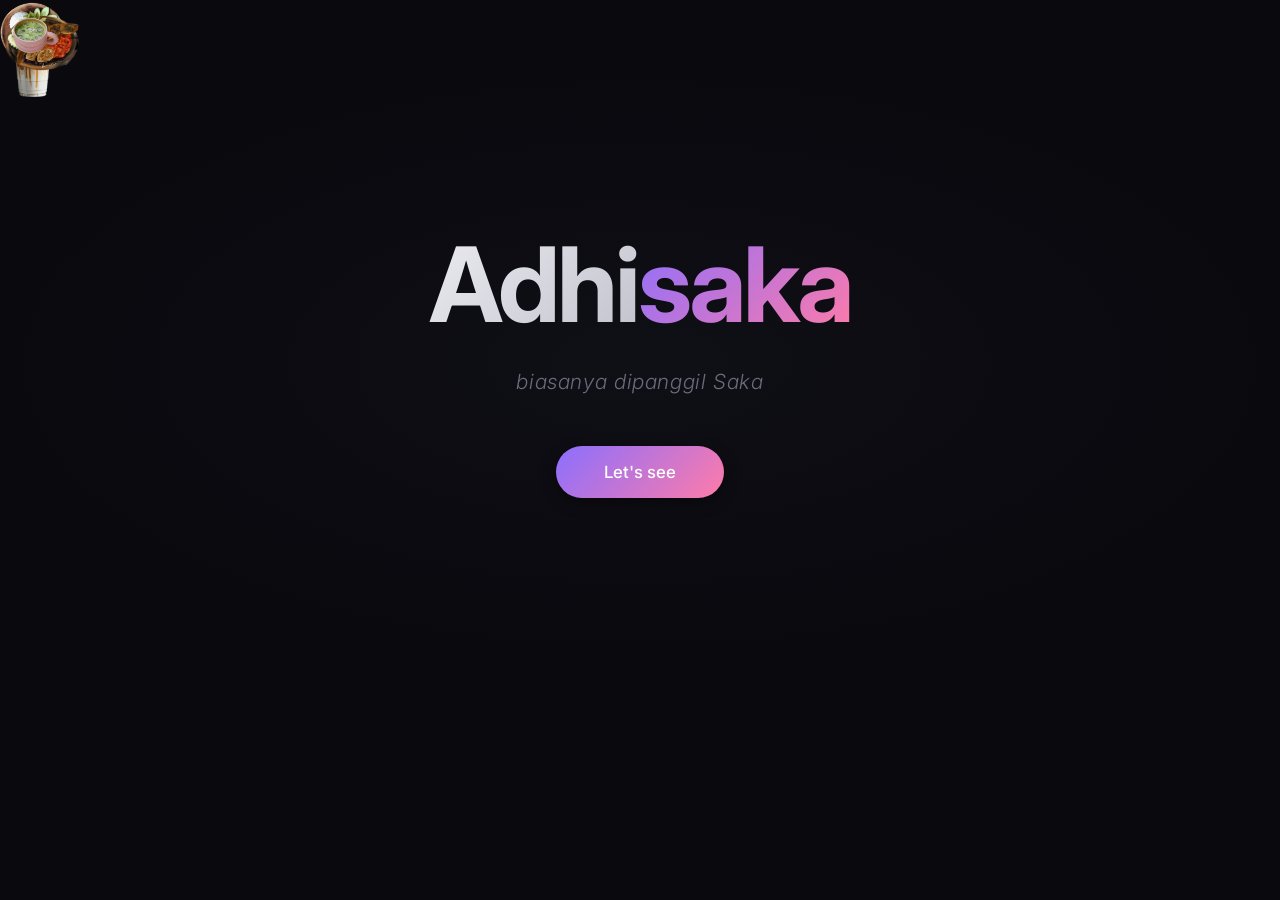
<file: index.html>
<!DOCTYPE html>
<html lang="id">

<head>
    <meta charset="UTF-8">
    <meta name="viewport" content="width=device-width, initial-scale=1.0">
    <title>Adhisaka</title>
    <meta name="description" content="Halaman apresiasi untuk Adhisaka.">
    <link rel="preconnect" href="https://fonts.googleapis.com">
    <link rel="preconnect" href="https://fonts.gstatic.com" crossorigin>
    <link href="https://fonts.googleapis.com/css2?family=Inter:wght@300;400;500;600;700&display=swap" rel="stylesheet">
    <link rel="stylesheet" href="style.css">
</head>

<body>
    <!-- Transition Overlay -->
    <div id="transition-overlay" class="transition-overlay"></div>

    <!-- Flappy Saka -->
    <div id="flappy-saka-container" class="flappy-saka-container">
        <img src="assets/flappy-saka.png" alt="Flappy Saka" id="flappy-saka" class="flappy-saka">
        <span id="apsh-text" class="apsh-text">apsh</span>
    </div>

    <!-- Flying Food 1: Kopi Butterscotch -->
    <div class="flying-food flying-food-1">
        <img src="assets/kopi-butterscotch.png" alt="Kopi Butterscotch" class="food-item" data-food="kopi">
        <span class="food-text">duhh butterscotch gua slurp</span>
    </div>

    <!-- Flying Food 2: Ayam Geprek -->
    <div class="flying-food flying-food-2">
        <img src="assets/ayam-geprek.png" alt="Ayam Geprek" class="food-item" data-food="ayam">
        <span class="food-text">makan ayam geprek biar hidup</span>
    </div>

    <!-- Flying Food 3: Pecel Lele -->
    <div class="flying-food flying-food-3">
        <img src="assets/pecel-lele.png" alt="Pecel Lele" class="food-item" data-food="lele">
        <span class="food-text">lele jelek, jangan makan lele lg tapi keknya lele enak</span>
    </div>

    <!-- Flying Food 4: Gwen Latte -->
    <div class="flying-food flying-food-4">
        <img src="assets/gwen-latte.png" alt="Gwen Latte" class="food-item" data-food="gwen">
        <span class="food-text">gwen latte</span>
    </div>

    <!-- Main Content -->
    <main id="main-content">
        <!-- Hero Section -->
        <section id="hero" class="section hero">
            <div class="hero-content">
                <h1 class="hero-title animate-fade-in">
                    Adhi<span id="saka-click" class="saka-clickable">saka</span>
                </h1>
                <p class="hero-subtitle animate-slide-up">biasanya dipanggil Saka</p>
                <button id="lets-see-btn" class="lets-see-btn animate-slide-up">Let's see</button>
            </div>
        </section>
    </main>

    <script src="script.js"></script>
</body>

</html>
</file>
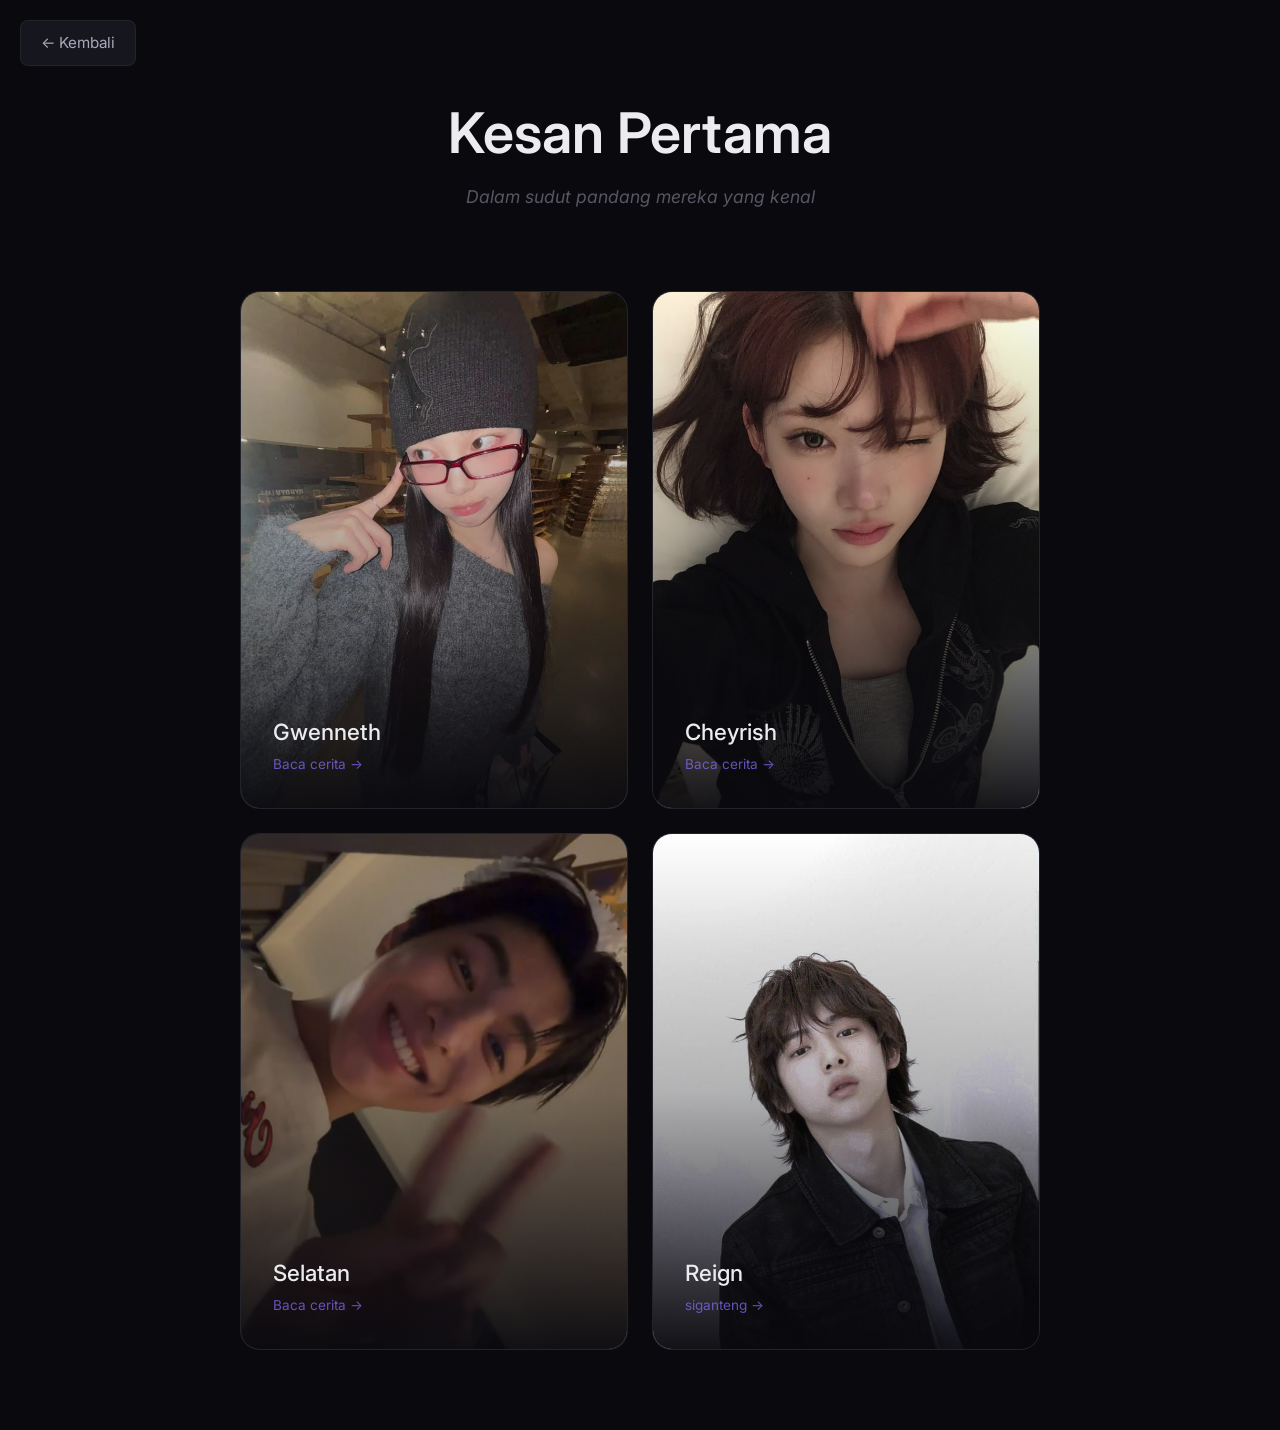
<file: first-impression-gallery.html>
<!DOCTYPE html>
<html lang="id">

<head>
    <meta charset="UTF-8">
    <meta name="viewport" content="width=device-width, initial-scale=1.0">
    <title>First Impression - Gallery</title>
    <link rel="preconnect" href="https://fonts.googleapis.com">
    <link rel="preconnect" href="https://fonts.gstatic.com" crossorigin>
    <link href="https://fonts.googleapis.com/css2?family=Inter:wght@300;400;500;600;700&display=swap" rel="stylesheet">
    <link rel="stylesheet" href="style.css">
    <style>
        /* Gallery-specific styles */
        .gallery-page {
            min-height: 100vh;
            background: var(--bg-primary);
            padding: 100px 20px 80px;
        }

        .gallery-header {
            max-width: 800px;
            margin: 0 auto 80px;
            text-align: center;
        }

        .gallery-header h1 {
            font-size: clamp(2rem, 5vw, 3.5rem);
            font-weight: 600;
            color: var(--text-primary);
            margin-bottom: 16px;
            line-height: 1.2;
        }

        .gallery-subtitle {
            font-size: 1.1rem;
            color: var(--text-muted);
            font-style: italic;
            opacity: 0.8;
        }

        .gallery-grid {
            max-width: 800px;
            margin: 0 auto;
            display: grid;
            grid-template-columns: repeat(2, 1fr);
            gap: 24px;
        }

        .gallery-card {
            position: relative;
            aspect-ratio: 3/4;
            border-radius: var(--border-radius-lg);
            overflow: hidden;
            cursor: pointer;
            transition: all var(--transition-medium);
            border: 1px solid var(--border-color);
            background: var(--bg-card);
        }

        .gallery-card:hover {
            transform: translateY(-8px);
            box-shadow: var(--shadow-xl);
            border-color: var(--border-color-hover);
        }

        .gallery-image {
            width: 100%;
            height: 100%;
            object-fit: cover;
            transition: transform var(--transition-slow);
        }

        .gallery-card:hover .gallery-image {
            transform: scale(1.05);
        }

        .gallery-overlay {
            position: absolute;
            inset: 0;
            background: linear-gradient(to top, rgba(9, 9, 14, 0.95) 0%, rgba(9, 9, 14, 0.3) 50%, transparent 100%);
            display: flex;
            align-items: flex-end;
            padding: 32px;
            opacity: 1;
            transition: all var(--transition-medium);
        }

        .gallery-card:hover .gallery-overlay {
            background: linear-gradient(to top, rgba(9, 9, 14, 0.85) 0%, rgba(9, 9, 14, 0.2) 50%, transparent 100%);
        }

        .gallery-info h3 {
            font-size: 1.4rem;
            font-weight: 500;
            color: var(--text-primary);
            margin-bottom: 4px;
        }

        .gallery-hint {
            font-size: 0.85rem;
            color: var(--accent);
            opacity: 0.7;
            transition: all var(--transition-fast);
        }

        .gallery-card:hover .gallery-hint {
            opacity: 1;
            transform: translateX(4px);
        }

        @media (max-width: 768px) {
            .gallery-page {
                padding: 80px 20px 60px;
            }

            .gallery-grid {
                grid-template-columns: repeat(2, 1fr);
                gap: 16px;
            }

            .gallery-card {
                aspect-ratio: 4/5;
            }
        }
    </style>
</head>

<body>
    <!-- Close/Back Button -->
    <div class="first-impression-close">
        <a href="saka.html" class="close-btn">← Kembali</a>
    </div>

    <!-- Gallery Content -->
    <div class="gallery-page">
        <header class="gallery-header animate-on-scroll">
            <h1>Kesan Pertama</h1>
            <p class="gallery-subtitle">Dalam sudut pandang mereka yang kenal</p>
        </header>

        <div class="gallery-grid">
            <!-- Person 1 -->
            <a href="first-impression.html?person=1" class="gallery-card animate-on-scroll">
                <img src="assets/Ian.jpeg" alt="Portrait" class="gallery-image">
                <div class="gallery-overlay">
                    <div class="gallery-info">
                        <h3>Gwenneth</h3>
                        <p class="gallery-hint">Baca cerita →</p>
                    </div>
                </div>
            </a>

            <!-- Person 2 -->
            <a href="first-impression.html?person=2" class="gallery-card animate-on-scroll">
                <img src="assets/Jiwoo.jpeg" alt="Portrait" class="gallery-image">
                <div class="gallery-overlay">
                    <div class="gallery-info">
                        <h3>Cheyrish</h3>
                        <p class="gallery-hint">Baca cerita →</p>
                    </div>
                </div>
            </a>

            <!-- Person 3 -->
            <a href="first-impression.html?person=3" class="gallery-card animate-on-scroll">
                <img src="assets/Keonho.jpeg" alt="Portrait" class="gallery-image">
                <div class="gallery-overlay">
                    <div class="gallery-info">
                        <h3>Selatan</h3>
                        <p class="gallery-hint">Baca cerita →</p>
                    </div>
                </div>
            </a>

            <!-- Person 4 -->
            <a href="first-impression.html?person=4" class="gallery-card animate-on-scroll">
                <img src="assets/Juhoon.jpeg" alt="Portrait" class="gallery-image">
                <div class="gallery-overlay">
                    <div class="gallery-info">
                        <h3>Reign</h3>
                        <p class="gallery-hint">siganteng →</p>
                    </div>
                </div>
            </a>
        </div>
    </div>

    <script src="script.js"></script>
</body>

</html>
</file>
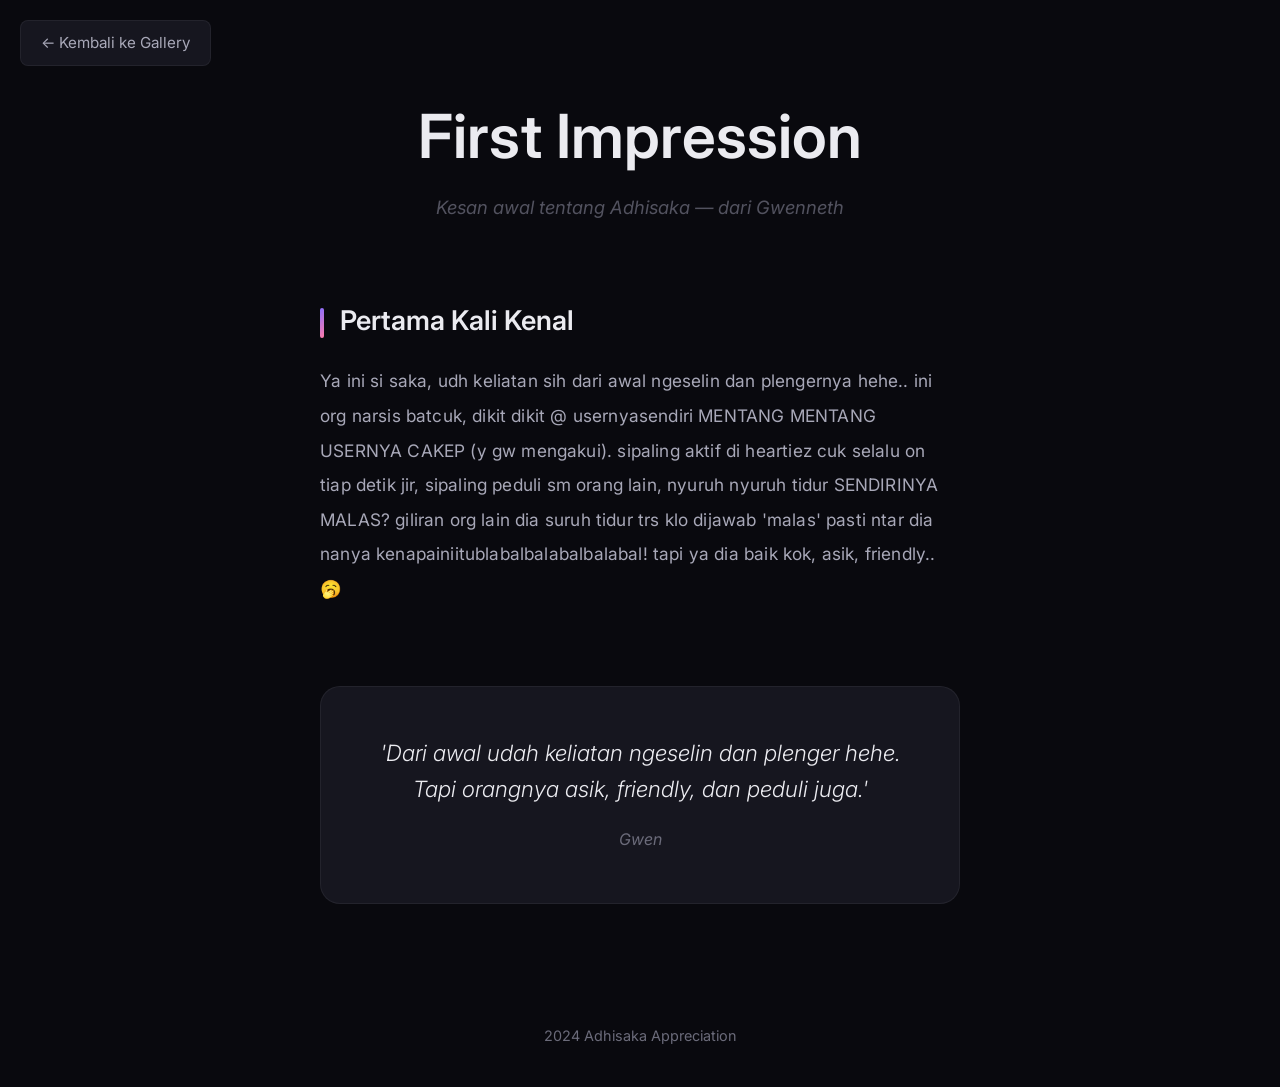
<file: first-impression.html>
﻿<!DOCTYPE html>
<html lang='id'>

<head>
    <meta charset='UTF-8'>
    <meta name='viewport' content='width=device-width, initial-scale=1.0'>
    <title>First Impression - Adhisaka</title>
    <link rel='preconnect' href='https://fonts.googleapis.com'>
    <link rel='preconnect' href='https://fonts.gstatic.com' crossorigin>
    <link href='https://fonts.googleapis.com/css2?family=Inter:wght@300;400;500;600;700&display=swap' rel='stylesheet'>
    <link rel='stylesheet' href='style.css'>
</head>

<body>
    <div class='first-impression-close'>
        <a href='first-impression-gallery.html' class='close-btn'>← Kembali ke Gallery</a>
    </div>
    <article class='first-impression-article'>
        <header class='first-impression-header'>
            <h1>First Impression</h1>
            <p class='first-impression-subtitle' id='fi-subtitle'>Kesan awal tentang Adhisaka</p>
        </header>
        <div class='first-impression-content' id='fi-content'>
            <!-- Content injected by JavaScript -->
        </div>
    </article>
    <footer class='first-impression-footer'>
        <p> 2024 Adhisaka Appreciation</p>
    </footer>

    <script>
        // ─── Per-character content ───────────────────────────────────────────────
        const impressions = {
            1: {
                subtitle: 'Kesan awal tentang Adhisaka — dari Gwenneth',
                sections: [
                    {
                        heading: 'Pertama Kali Kenal',
                        paragraphs: [
                            'Ya ini si saka, udh keliatan sih dari awal ngeselin dan plengernya hehe.. ini org narsis batcuk, dikit dikit @ usernyasendiri MENTANG MENTANG USERNYA CAKEP (y gw mengakui). sipaling aktif di heartiez cuk selalu on tiap detik jir, sipaling peduli sm orang lain, nyuruh nyuruh tidur SENDIRINYA MALAS? giliran org lain dia suruh tidur trs klo dijawab \'malas\' pasti ntar dia nanya kenapainiitublabalbalabalbalabal! tapi ya dia baik kok, asik, friendly.. 🥱'
                        ]
                    }
                ],
                quote: '\'Dari awal udah keliatan ngeselin dan plenger hehe. Tapi orangnya asik, friendly, dan peduli juga.\'',
                signature: 'Gwen'
            },
            2: {
                subtitle: 'Kesan awal tentang Adhisaka — dari Cheyrish',
                sections: [
                    {
                        heading: 'Pertama Kali Kenal',
                        paragraphs: [
                            'Fi dari Chey ke Adhisaka/saka! awalnya tuh gw kenal dia dari cc terus si saka ni dari keliatannya kaya nonchalant terus nimb pas di tag or lagi main aja, TERNYATA ENGGA…saka ternyata se care itu sama semua orang yang ada di sekitarannya. saka tuh bener” se yapping itu?? and dia juga ngeselin banget, but he’s a good listener for me and everyone, that’s why he’s become my go-to comfort whenever all things get chaotic. top 1 orang ter aktif di heartiez..? si saka sering bgt mention @ dia?? lu ngapain sih gw tanya!(ya tapi usn lu emg cakep) awalnya gw mikir kalau kt gabakalan bisa deket atau ga kek cuman sekedar temen, but.. sangka siapa gw sama dia bisa ceesan?.., he matches my energy so well. that’s why I feel comfortable sharing everything with him.⭐ , literally dia lah my besti vidcu! kadang kalau ga vidcu sama saka tuh kek kurang gitu, karena dia beneran suka bgt nagih gw vidcu ???? being around him feels loud, messy, and fun — but in the best way possible.May you always stay healthy and live a long life, Adhisaka. 🎶.'
                        ]
                    }
                ],
                quote: '\'lele jelek, jangan makan lele lg tapi keknya lele enak.\'',
                signature: 'Cheyrish'
            },
            3: {
                subtitle: 'Kesan awal tentang Adhisaka — dari Selatan',
                sections: [
                    {
                        heading: 'Pertama Kali Kenal',
                        paragraphs: [
                            'Jujur sampe sekarang gua belom punya nama panggilan yang cocok buat ni orang, apa gua panggil plenger aja ya? Tapi takut diamukin guaa, nanti gua gaada temen lagi 🥺. Awal kenal keliatan asik trs lama kelamaan ngobrol ternyata SEASIK ITU NJR, bahkan ni orang kayaknya bisa jadi bahan bully an gue WHEHEHHE 🥵🥵🥵 bercanda ya bang, ni orang kalo gabut kayaknya emang suka deskripsiin orang ye? Sering sering gabut dong soalnya gua pelanggan setia lu, akan gua temani kegabutan lu dengan sepenuh hati 🤯🥵❤️. Jadi temen gua terus woi jamet, selamanya gapapa soalnya elu plenger 😎❤️.'
                        ]
                    }
                ],
                quote: '\'W sk ayam geprek,Tp lele enak.\'',
                signature: 'Selatan'
            },
            4: {
                subtitle: 'Kesan awal tentang Adhisaka — dari Reign',
                sections: [
                    {
                        heading: 'Pertama Kali Kenal',
                        paragraphs: [
                            'ily my bb.'
                        ]
                    }
                ],
                quote: '\'Kesan pertama Reign : gua ganteng.\'',
                signature: 'Reign'
            }
        };

        // ─── Read URL param ──────────────────────────────────────────────────────
        const params = new URLSearchParams(window.location.search);
        const personId = parseInt(params.get('person')) || 1;
        const data = impressions[personId] || impressions[1];

        // ─── Inject subtitle ─────────────────────────────────────────────────────
        document.getElementById('fi-subtitle').textContent = data.subtitle;

        // ─── Build content HTML ──────────────────────────────────────────────────
        let html = '';
        data.sections.forEach(section => {
            html += `<section class='impression-block'>`;
            if (section.heading) {
                html += `<h2>${section.heading}</h2>`;
            }
            section.paragraphs.forEach(p => {
                html += `<p>${p}</p>`;
            });
            html += `</section>`;
        });

        html += `
            <div class='impression-closing'>
                <p class='closing-quote'>${data.quote}</p>
                <p class='closing-signature'>${data.signature}</p>
            </div>`;

        document.getElementById('fi-content').innerHTML = html;
    </script>
</body>

</html>
</file>
<file: style.css>
/* =============================================
   SAKA APPRECIATION WEBSITE - STYLESHEET
   Tone: Santai, nyebelin dikit, meme, wholesome
   ============================================= */

/* CSS Variables */
:root {
    /* Background - Deeper, warmer darks */
    --bg-primary: #09090e;
    --bg-secondary: #0f0f16;
    --bg-card: #16161f;
    --bg-card-hover: #1d1d28;

    /* Text - Softer, more readable */
    --text-primary: #ebebf0;
    --text-secondary: #a8a8b8;
    --text-muted: #6b6b7a;

    /* Accents - Warmer, more emotional */
    --accent: #8b6fff;
    --accent-glow: rgba(139, 111, 255, 0.35);
    --accent-secondary: #ff7ba8;
    --accent-warm: #ffb088;

    /* Borders - Subtle separation */
    --border-color: rgba(235, 235, 240, 0.06);
    --border-color-hover: rgba(139, 111, 255, 0.2);

    /* Shadows - Realistic depth system */
    --shadow-sm: 0 2px 8px rgba(0, 0, 0, 0.3);
    --shadow-md: 0 4px 16px rgba(0, 0, 0, 0.4);
    --shadow-lg: 0 8px 32px rgba(0, 0, 0, 0.5);
    --shadow-xl: 0 16px 48px rgba(0, 0, 0, 0.6);
    --shadow-float: 0 8px 24px rgba(0, 0, 0, 0.35), 0 2px 8px rgba(0, 0, 0, 0.2);

    /* Typography */
    --font-main: 'Inter', -apple-system, BlinkMacSystemFont, sans-serif;

    /* Transitions - Smooth, intentional */
    --transition-fast: 0.3s cubic-bezier(0.4, 0, 0.2, 1);
    --transition-medium: 0.5s cubic-bezier(0.4, 0, 0.2, 1);
    --transition-slow: 0.8s cubic-bezier(0.4, 0, 0.2, 1);

    /* Border Radius */
    --border-radius: 12px;
    --border-radius-lg: 20px;
}

/* Flappy Saka Animation */
.flappy-saka-container {
    position: fixed;
    top: 20%;
    left: -100px;
    z-index: 50;
    pointer-events: none;
    animation: flyAcross 18s cubic-bezier(0.4, 0, 0.2, 1) infinite;
    filter: drop-shadow(var(--shadow-float));
}

.flappy-saka {
    width: 90px;
    height: auto;
    image-rendering: pixelated;
    cursor: pointer;
    pointer-events: auto;
    animation: floating 2s cubic-bezier(0.4, 0, 0.2, 1) infinite alternate;
    transition: transform var(--transition-fast);
}

.flappy-saka:hover {
    transform: scale(1.05);
}

.flappy-saka:active {
    transform: scale(0.95) rotate(-5deg);
}

.apsh-text {
    position: absolute;
    top: -30px;
    left: 50%;
    transform: translateX(-50%);
    background: rgba(0, 0, 0, 0.8);
    color: white;
    padding: 4px 10px;
    border-radius: 10px;
    font-size: 0.8rem;
    opacity: 0;
    pointer-events: none;
    transition: opacity 0.3s, transform 0.3s;
}

.apsh-text.visible {
    opacity: 1;
    transform: translateX(-50%) translateY(-5px);
}

@keyframes flyAcross {
    0% {
        left: -100px;
        top: 20%;
        transform: scaleX(1);
    }

    25% {
        top: 35%;
    }

    50% {
        left: 110vw;
        top: 25%;
        transform: scaleX(1);
    }

    50.01% {
        transform: scaleX(-1);
    }

    75% {
        top: 40%;
    }

    100% {
        left: -100px;
        top: 20%;
        transform: scaleX(-1);
    }
}

@keyframes floating {
    0% {
        transform: translateY(0) rotate(0deg);
    }

    50% {
        transform: translateY(-8px) rotate(1deg);
    }

    100% {
        transform: translateY(0) rotate(0deg);
    }
}

/* Flying Food Elements */
.flying-food {
    position: fixed;
    z-index: 49;
    pointer-events: none;
    filter: drop-shadow(var(--shadow-float));
}

.flying-food img {
    width: 65px;
    height: auto;
    cursor: pointer;
    pointer-events: auto;
    transition: transform var(--transition-medium);
    /* Color grading for consistency */
    filter: brightness(0.95) saturate(0.9) contrast(1.05);
}

.flying-food-3 img {
    width: 85px;
}

.flying-food img:hover {
    transform: scale(1.08) translateY(-4px);
    filter: brightness(1) saturate(1) contrast(1.05);
}

.flying-food img:active {
    transform: scale(0.98) translateY(0);
}

.food-text {
    position: absolute;
    top: -35px;
    left: 50%;
    transform: translateX(-50%);
    background: rgba(0, 0, 0, 0.85);
    color: white;
    padding: 6px 12px;
    border-radius: 12px;
    font-size: 0.85rem;
    opacity: 0;
    pointer-events: none;
    transition: opacity 0.3s, transform 0.3s;
    white-space: nowrap;
}

.food-text.visible {
    opacity: 1;
    transform: translateX(-50%) translateY(-8px);
}

/* Individual food animations - Slower, more intentional */
.flying-food-1 {
    animation: flyFood1 24s cubic-bezier(0.4, 0, 0.2, 1) infinite;
}

.flying-food-2 {
    animation: flyFood2 22s cubic-bezier(0.4, 0, 0.2, 1) infinite;
    animation-delay: -6s;
}

.flying-food-3 {
    animation: flyFood3 26s cubic-bezier(0.4, 0, 0.2, 1) infinite;
    animation-delay: -12s;
}

.flying-food-4 {
    animation: flyFood4 23s cubic-bezier(0.4, 0, 0.2, 1) infinite;
    animation-delay: -9s;
}

@keyframes flyFood1 {

    0%,
    100% {
        left: -120px;
        top: 18%;
    }

    25% {
        top: 42%;
    }

    50% {
        left: 110vw;
        top: 28%;
    }

    75% {
        top: 52%;
    }
}

@keyframes flyFood2 {

    0%,
    100% {
        left: 110vw;
        top: 65%;
    }

    25% {
        top: 35%;
    }

    50% {
        left: -120px;
        top: 48%;
    }

    75% {
        top: 25%;
    }
}

@keyframes flyFood3 {

    0%,
    100% {
        left: -120px;
        top: 75%;
    }

    30% {
        top: 38%;
    }

    60% {
        left: 110vw;
        top: 58%;
    }

    90% {
        top: 45%;
    }
}

@keyframes flyFood4 {

    0%,
    100% {
        left: 110vw;
        top: 45%;
    }

    25% {
        top: 68%;
    }

    50% {
        left: -120px;
        top: 38%;
    }

    75% {
        top: 20%;
    }
}

/* Reset & Base */
*,
*::before,
*::after {
    margin: 0;
    padding: 0;
    box-sizing: border-box;
}

html {
    scroll-behavior: smooth;
    font-size: 16px;
    scroll-padding-top: 80px;
    /* Offset for fixed navbar */
}

/* =============================================
   NAVIGATION BAR
   ============================================= */
.navbar {
    position: fixed;
    top: 0;
    left: 0;
    width: 100%;
    background: rgba(10, 10, 15, 0.95);
    backdrop-filter: blur(10px);
    border-bottom: 1px solid var(--border-color);
    z-index: 100;
    transition: var(--transition-fast);
}

.navbar-container {
    max-width: 1400px;
    margin: 0 auto;
    padding: 0 40px;
    display: flex;
    align-items: center;
    justify-content: space-between;
    height: 70px;
}

.navbar-brand {
    font-size: 1.3rem;
    font-weight: 700;
    color: var(--text-primary);
    text-decoration: none;
    transition: var(--transition-fast);
}

.navbar-brand:hover {
    color: var(--accent);
}

.navbar-menu {
    display: flex;
    list-style: none;
    gap: 32px;
    align-items: center;
}

.navbar-link {
    color: var(--text-secondary);
    text-decoration: none;
    font-size: 0.95rem;
    font-weight: 500;
    padding: 8px 16px;
    border-radius: 8px;
    transition: var(--transition-fast);
    position: relative;
}

.navbar-link:hover {
    color: var(--text-primary);
    background: rgba(124, 92, 255, 0.1);
}

.navbar-link.active {
    color: var(--accent);
    background: rgba(124, 92, 255, 0.15);
}

.navbar-link.active::after {
    content: '';
    position: absolute;
    bottom: 0;
    left: 16px;
    right: 16px;
    height: 2px;
    background: var(--accent);
}

/* Hamburger Toggle (Mobile) */
.navbar-toggle {
    display: none;
    flex-direction: column;
    gap: 5px;
    background: none;
    border: none;
    cursor: pointer;
    padding: 8px;
}

.navbar-toggle span {
    display: block;
    width: 24px;
    height: 2px;
    background: var(--text-primary);
    transition: all 0.3s ease;
    border-radius: 2px;
}

.navbar-toggle.active span:nth-child(1) {
    transform: rotate(45deg) translate(6px, 6px);
}

.navbar-toggle.active span:nth-child(2) {
    opacity: 0;
}

.navbar-toggle.active span:nth-child(3) {
    transform: rotate(-45deg) translate(6px, -6px);
}

/* Mobile Navbar */
@media (max-width: 768px) {
    .navbar-container {
        padding: 0 20px;
        height: 60px;
    }

    .navbar-toggle {
        display: flex;
    }

    .navbar-menu {
        position: fixed;
        top: 60px;
        left: 0;
        right: 0;
        flex-direction: column;
        gap: 0;
        background: var(--bg-secondary);
        border-top: 1px solid var(--border-color);
        padding: 20px;
        max-height: 0;
        overflow: hidden;
        opacity: 0;
        transition: all 0.3s ease;
    }

    .navbar-menu.active {
        max-height: 400px;
        opacity: 1;
    }

    .navbar-menu li {
        width: 100%;
    }

    .navbar-link {
        display: block;
        width: 100%;
        text-align: center;
        padding: 14px 20px;
        font-size: 1rem;
    }

    .navbar-link.active::after {
        left: 20px;
        right: 20px;
    }
}

/* Adjust content for fixed navbar */
#main-content {
    padding-top: 70px;
}

@media (max-width: 768px) {
    #main-content {
        padding-top: 60px;
    }

    html {
        scroll-padding-top: 70px;
    }
}

body {
    font-family: var(--font-main);
    background: var(--bg-primary);
    color: var(--text-primary);
    line-height: 1.6;
    overflow-x: hidden;
    cursor: default;
}

/* Selection */
::selection {
    background: var(--accent);
    color: white;
}

/* Container */
.container {
    max-width: 900px;
    margin: 0 auto;
    padding: 0 24px;
}

/* Section Base */
.section {
    min-height: 100vh;
    display: flex;
    flex-direction: column;
    justify-content: center;
    padding: 80px 0;
    position: relative;
}

.section-title {
    font-size: 2rem;
    font-weight: 600;
    margin-bottom: 40px;
    color: var(--text-primary);
    position: relative;
    display: inline-block;
}

.section-title::after {
    content: '';
    position: absolute;
    bottom: -8px;
    left: 0;
    width: 40px;
    height: 3px;
    background: linear-gradient(90deg, var(--accent), var(--accent-secondary));
    border-radius: 2px;
}

/* =============================================
   HERO SECTION
   ============================================= */
.hero {
    min-height: 65vh;
    text-align: center;
    background: radial-gradient(ellipse at center, var(--bg-secondary) 0%, var(--bg-primary) 70%);
    display: flex;
    align-items: center;
    justify-content: center;
}

.hero-content {
    position: relative;
    z-index: 1;
    padding: 0 24px;
}

.hero-title {
    font-size: clamp(3rem, 10vw, 6.5rem);
    font-weight: 700;
    letter-spacing: -0.03em;
    background: linear-gradient(135deg, var(--text-primary) 0%, var(--text-secondary) 100%);
    -webkit-background-clip: text;
    -webkit-text-fill-color: transparent;
    background-clip: text;
    margin-bottom: 24px;
    line-height: 1.1;
}

.saka-clickable {
    cursor: pointer;
    background: linear-gradient(135deg, var(--accent) 0%, var(--accent-secondary) 100%);
    -webkit-background-clip: text;
    background-clip: text;
    transition: var(--transition-fast);
    position: relative;
    display: inline-block;
}

.saka-clickable:hover {
    filter: brightness(1.15);
    transform: translateY(-2px);
}

.saka-clickable:active {
    transform: scale(0.98) translateY(0);
}

.hero-subtitle {
    font-size: 1.1rem;
    color: var(--text-muted);
    font-weight: 300;
    letter-spacing: 0.03em;
    margin-bottom: 48px;
    font-style: italic;
    opacity: 0.85;
}

/* Let's See Button */
.lets-see-btn {
    background: linear-gradient(135deg, var(--accent) 0%, var(--accent-secondary) 100%);
    color: white;
    border: none;
    padding: 16px 48px;
    border-radius: 50px;
    font-size: 1.05rem;
    font-weight: 500;
    cursor: pointer;
    transition: all var(--transition-medium);
    font-family: var(--font-main);
    position: relative;
    overflow: hidden;
    box-shadow: var(--shadow-md);
}

.lets-see-btn:hover {
    transform: translateY(-3px) scale(1.02);
    box-shadow: var(--shadow-lg);
}

.lets-see-btn:active {
    transform: translateY(0) scale(0.98);
    box-shadow: var(--shadow-sm);
}

/* Transition Overlay */
.transition-overlay {
    position: fixed;
    top: 0;
    left: 0;
    width: 100%;
    height: 100%;
    background: black;
    z-index: 9999;
    opacity: 0;
    pointer-events: none;
    transition: opacity var(--transition-slow);
}

.transition-overlay.active {
    opacity: 1;
    pointer-events: all;
}

/* Content Header (Saka Page) */
.content-header {
    min-height: 50vh;
    display: flex;
    align-items: center;
    justify-content: center;
    text-align: center;
    background: radial-gradient(ellipse at center, var(--bg-secondary) 0%, var(--bg-primary) 70%);
    padding: 60px 24px;
}

.content-header h1 {
    font-size: clamp(2.5rem, 7vw, 4.5rem);
    font-weight: 700;
    background: linear-gradient(135deg, var(--text-primary) 0%, var(--text-secondary) 100%);
    -webkit-background-clip: text;
    -webkit-text-fill-color: transparent;
    background-clip: text;
    margin-bottom: 20px;
    line-height: 1.2;
}

.hero-subtitle {
    font-size: 1.3rem;
    color: var(--text-muted);
    font-style: italic;
    font-weight: 300;
    margin-top: 8px;
    opacity: 0.8;
}

/* Final Easter Egg Text */
.final-easter-egg {
    margin-top: 32px;
    font-size: 0.8rem;
    color: var(--text-muted);
    opacity: 0;
    transform: translateY(10px);
    transition: all 1s ease;
    font-style: italic;
    line-height: 1.6;
}

.final-easter-egg.visible {
    opacity: 0.5;
    transform: translateY(0);
}

.scroll-indicator {
    position: absolute;
    bottom: 40px;
    left: 50%;
    transform: translateX(-50%);
    animation: bounce 2s infinite;
}

.scroll-indicator span {
    font-size: 1.5rem;
    color: var(--text-muted);
}

@keyframes bounce {

    0%,
    20%,
    50%,
    80%,
    100% {
        transform: translateX(-50%) translateY(0);
    }

    40% {
        transform: translateX(-50%) translateY(-10px);
    }

    60% {
        transform: translateX(-50%) translateY(-5px);
    }
}

/* =============================================
   ABOUT SECTION
   ============================================= */
.about {
    background: var(--bg-primary);
}

.about-content-wrapper {
    max-width: 800px;
    margin: 0 auto;
}

.about-content {
    background: var(--bg-card);
    border: 1px solid var(--border-color);
    border-radius: var(--border-radius-lg);
    padding: 48px;
}

.about-highlight {
    display: flex;
    align-items: center;
    gap: 12px;
    margin-top: 28px;
    margin-bottom: 12px;
}

.about-highlight:first-child {
    margin-top: 0;
}

.accent-mark {
    width: 4px;
    height: 24px;
    background: linear-gradient(135deg, var(--accent) 0%, var(--accent-secondary) 100%);
    border-radius: 2px;
    flex-shrink: 0;
}

.about-highlight h3 {
    font-size: 1.2rem;
    font-weight: 600;
    color: var(--text-primary);
    margin: 0;
}

.about-content p {
    margin-bottom: 20px;
    color: var(--text-secondary);
    font-size: 1.05rem;
    line-height: 1.8;
}

.about-content p:last-child {
    margin-bottom: 0;
}

/* =============================================
   PORTRAIT CARD SECTION - REMOVED
   Will be replaced with bottom CTA
   ============================================= */
/* .portrait-section {
    background: var(--bg-secondary);
    padding: 80px 20px;
}

.portrait-card {
    display: block;
    max-width: 600px;
    margin: 0 auto;
    text-decoration: none;
    border-radius: var(--border-radius-lg);
    overflow: hidden;
    cursor: pointer;
    transition: var(--transition-medium);
    position: relative;
}

.portrait-card:hover {
    transform: translateY(-8px);
    box-shadow: 0 20px 60px rgba(0, 0, 0, 0.5);
}

.portrait-image {
    position: relative;
    width: 100%;
    aspect-ratio: 4/5;
    background: linear-gradient(135deg, #1a1a25 0%, #0a0a0f 100%);
    display: flex;
    align-items: flex-end;
    overflow: hidden;
}

.portrait-overlay {
    position: absolute;
    inset: 0;
    background: linear-gradient(to top, rgba(0, 0, 0, 0.9) 0%, rgba(0, 0, 0, 0.4) 50%, transparent 100%);
    transition: var(--transition-medium);
}

.portrait-card:hover .portrait-overlay {
    background: linear-gradient(to top, rgba(0, 0, 0, 0.7) 0%, rgba(0, 0, 0, 0.2) 50%, transparent 100%);
}

.portrait-content {
    position: relative;
    z-index: 2;
    padding: 40px;
    width: 100%;
    transition: var(--transition-medium);
}

.portrait-card:hover .portrait-content {
    transform: translateY(-8px);
}

.portrait-name {
    font-size: 2.5rem;
    font-weight: 700;
    color: var(--text-primary);
    margin-bottom: 8px;
    letter-spacing: -0.02em;
}

.portrait-hint {
    font-size: 1rem;
    color: var(--accent);
    font-weight: 500;
    display: flex;
    align-items: center;
    gap: 6px;
    opacity: 0.9;
}

.portrait-card:hover .portrait-hint {
    opacity: 1;
    color: var(--accent-secondary);
} */

@media (max-width: 768px) {
    .portrait-section {
        padding: 60px 20px;
    }

    .portrait-card {
        max-width: 100%;
    }

    .portrait-name {
        font-size: 2rem;
    }

    .portrait-content {
        padding: 32px;
    }
}

@media (max-width: 480px) {
    .about-content {
        padding: 28px;
    }

    .about-highlight h3 {
        font-size: 1.05rem;
    }

    .about-content p {
        font-size: 0.95rem;
    }

    .portrait-image {
        aspect-ratio: 3/4;
    }

    .portrait-name {
        font-size: 1.8rem;
    }

    .portrait-hint {
        font-size: 0.9rem;
    }
}

/* =============================================
   PERSONALITY SECTION
   ============================================= */
.personality {
    background: var(--bg-secondary);
}

.cards-grid {
    display: grid;
    grid-template-columns: repeat(auto-fit, minmax(200px, 1fr));
    gap: 20px;
}

.card {
    background: var(--bg-card);
    border: 1px solid var(--border-color);
    border-radius: var(--border-radius);
    padding: 28px;
    transition: var(--transition-medium);
    cursor: default;
}

.card:hover {
    background: var(--bg-card-hover);
    transform: translateY(-4px);
    box-shadow: 0 20px 40px rgba(0, 0, 0, 0.3);
}

.card-icon {
    font-size: 2rem;
    margin-bottom: 16px;
}

.card h3 {
    font-size: 1.1rem;
    font-weight: 600;
    margin-bottom: 8px;
    color: var(--text-primary);
}

.card p {
    font-size: 0.9rem;
    color: var(--text-secondary);
    line-height: 1.6;
}

/* =============================================
   COMMUNICATION SECTION
   ============================================= */
.communication {
    background: var(--bg-primary);
}

.comm-content {
    background: var(--bg-card);
    border: 1px solid var(--border-color);
    border-radius: var(--border-radius-lg);
    padding: 40px;
}

.comm-highlight {
    text-align: center;
    margin-bottom: 32px;
    padding-bottom: 32px;
    border-bottom: 1px solid var(--border-color);
}

.comm-emoji {
    font-size: 3rem;
    display: block;
    margin-bottom: 12px;
}

.comm-highlight h3 {
    font-size: 1.5rem;
    color: var(--accent);
    font-weight: 500;
}

.comm-list {
    list-style: none;
}

.comm-list li {
    padding: 16px 0;
    border-bottom: 1px solid var(--border-color);
    display: flex;
    flex-direction: column;
    gap: 4px;
}

.comm-list li:last-child {
    border-bottom: none;
}

.comm-list li strong {
    color: var(--text-primary);
    font-weight: 500;
}

.comm-list li span {
    color: var(--text-muted);
    font-size: 0.9rem;
}

/* =============================================
   FUN FACTS SECTION
   ============================================= */
.funfacts {
    background: var(--bg-secondary);
}

.facts-list {
    display: flex;
    flex-direction: column;
    gap: 16px;
}

.fact-item {
    display: flex;
    align-items: flex-start;
    gap: 24px;
    background: var(--bg-card);
    border: 1px solid var(--border-color);
    border-radius: var(--border-radius);
    padding: 24px;
    transition: var(--transition-medium);
}

.fact-item:hover {
    background: var(--bg-card-hover);
    border-color: var(--accent);
}

.fact-number {
    font-size: 2rem;
    font-weight: 700;
    color: var(--accent);
    opacity: 0.5;
    flex-shrink: 0;
    line-height: 1;
}

.fact-content h4 {
    font-size: 1.1rem;
    font-weight: 600;
    margin-bottom: 4px;
    color: var(--text-primary);
}

.fact-content p {
    color: var(--text-secondary);
    font-size: 0.95rem;
}

/* =============================================
   QUOTES SECTION
   ============================================= */
.quotes {
    background: var(--bg-primary);
}

.quotes-grid {
    display: grid;
    grid-template-columns: repeat(auto-fit, minmax(200px, 1fr));
    gap: 20px;
}

.quote-card {
    background: var(--bg-card);
    border: 1px solid var(--border-color);
    border-radius: var(--border-radius);
    padding: 28px;
    transition: var(--transition-medium);
    position: relative;
}

.quote-card::before {
    content: '"';
    position: absolute;
    top: 8px;
    left: 16px;
    font-size: 3rem;
    color: var(--accent);
    opacity: 0.2;
    font-family: Georgia, serif;
    line-height: 1;
}

.quote-card:hover {
    background: var(--bg-card-hover);
    transform: translateY(-2px);
}

.quote-card p {
    font-size: 1.2rem;
    font-weight: 500;
    color: var(--text-primary);
    margin-bottom: 12px;
    font-style: italic;
}

.quote-context {
    font-size: 0.85rem;
    color: var(--text-muted);
}

#special-quote {
    cursor: default;
}

#special-quote.transformed {
    background: linear-gradient(135deg, var(--bg-card) 0%, rgba(139, 111, 255, 0.08) 100%);
    border-color: var(--accent);
}

/* =============================================
   FIRST IMPRESSION CTA SECTION
   ============================================= */
.fi-cta-section {
    background: var(--bg-primary);
    padding: 120px 0px;
    min-height: auto;
}

.fi-cta-wrapper {
    max-width: 700px;
    margin: 0 auto;
    text-align: center;
}

.fi-cta-intro {
    margin-bottom: 48px;
}

.fi-cta-intro h2 {
    font-size: clamp(1.5rem, 4vw, 2.2rem);
    font-weight: 400;
    color: var(--text-secondary);
    margin-bottom: 16px;
    line-height: 1.5;
    font-style: italic;
}

.fi-cta-intro p {
    font-size: 0.95rem;
    color: var(--text-muted);
    opacity: 0.7;
}

.fi-cta-button {
    display: inline-flex;
    align-items: center;
    gap: 16px;
    padding: 20px 48px;
    background: var(--bg-card);
    border: 1px solid var(--border-color);
    border-radius: var(--border-radius-lg);
    text-decoration: none;
    color: var(--text-primary);
    font-size: 1.1rem;
    font-weight: 400;
    transition: all var(--transition-medium);
    position: relative;
    overflow: hidden;
}

.fi-cta-button::before {
    content: '';
    position: absolute;
    top: 0;
    left: -100%;
    width: 100%;
    height: 100%;
    background: linear-gradient(90deg, transparent, rgba(139, 111, 255, 0.1), transparent);
    transition: left var(--transition-slow);
}

.fi-cta-button:hover::before {
    left: 100%;
}

.fi-cta-button:hover {
    border-color: var(--border-color-hover);
    transform: translateY(-4px);
    box-shadow: var(--shadow-lg);
    background: var(--bg-card-hover);
}

.fi-cta-button:active {
    transform: translateY(-2px);
    box-shadow: var(--shadow-md);
}

.fi-cta-icon {
    font-size: 1.5rem;
    transition: transform var(--transition-medium);
}

.fi-cta-button:hover .fi-cta-icon {
    transform: scale(1.1);
}

.fi-cta-text {
    display: flex;
    flex-direction: column;
    align-items: flex-start;
    text-align: left;
}

.fi-cta-main {
    font-size: 1.1rem;
    font-weight: 500;
    color: var(--text-primary);
    margin-bottom: 4px;
}

.fi-cta-sub {
    font-size: 0.85rem;
    color: var(--text-muted);
    font-weight: 300;
}

.fi-cta-arrow {
    font-size: 1.2rem;
    opacity: 0.6;
    transition: all var(--transition-medium);
}

.fi-cta-button:hover .fi-cta-arrow {
    opacity: 1;
    transform: translateX(4px);
}

@media (max-width: 768px) {
    .fi-cta-section {
        padding: 80px 20px;
    }

    .fi-cta-button {
        width: 100%;
        padding: 20px 24px;
        justify-content: space-between;
    }
}



/* =============================================
   FOOTER
   ============================================= */
.footer {
    padding: 60px 0;
    min-height: auto;
    text-align: center;
    background: var(--bg-primary);
    border-top: 1px solid var(--border-color);
}

.footer-text {
    color: var(--text-muted);
    font-size: 0.9rem;
}

.secret-dot {
    opacity: 0.15;
    cursor: default;
    transition: var(--transition-fast);
    user-select: none;
}

.secret-dot:hover {
    opacity: 0.3;
}

/* =============================================
   SPLIT SECTION (Side by Side)
   ============================================= */
.split-section {
    display: grid;
    grid-template-columns: 1fr 1fr;
    gap: 0;
    width: 100%;
    max-width: 1400px;
    margin: 0 auto;
}

.split-section .section {
    padding: 60px 20px;
    height: 100%;
}

@media (max-width: 900px) {
    .split-section {
        grid-template-columns: 1fr;
    }
}

/* =============================================
   MUSIC SECTION — MOBILE-FIRST
   ============================================= */
.music {
    background: var(--bg-secondary);
    overflow-x: hidden;
}

.music .section-title {
    font-size: 1.25rem;
    margin-bottom: 8px;
}

.section-subtitle {
    text-align: center;
    color: var(--text-muted);
    margin-bottom: 24px;
    margin-top: -6px;
    font-size: 0.9rem;
}

/* Fix: song cards inside the scroll container are never observed
   by the page-level IntersectionObserver (they start off-screen
   inside overflow:hidden). Force them visible immediately. */
.music-track .animate-on-scroll {
    opacity: 1 !important;
    transform: none !important;
}

/* -------------------------------------------------------
   MOBILE CAROUSEL LAYOUT STRATEGY
   The .container has padding: 0 16px (mobile < 481px).
   We break out using negative margins so the track is
   full-viewport-width. Arrow buttons live inside the
   11vw side-padding of .music-track.
   Math check at 360px: card=78vw=280.8px,
   side-pad=11vw=39.6px = (360-280.8)/2 = 39.6px. Perfect.
   At 412px: card=321.4px, pad=45.3px = (412-321.4)/2. Perfect.
   ------------------------------------------------------- */

.music-carousel-container {
    position: relative;
    /* Escape container 16px padding (mobile <= 480px) */
    margin-left: -16px;
    margin-right: -16px;
    width: calc(100% + 32px);
    padding: 0;
    box-sizing: border-box;
    display: flex;
    align-items: center;
}

/* Arrow buttons: sit inside the 11vw side gutter */
.carousel-btn {
    position: absolute;
    top: 50%;
    transform: translateY(-50%);
    background: rgba(15, 15, 22, 0.82);
    border: 1px solid rgba(235, 235, 240, 0.12);
    color: var(--text-primary);
    width: 36px;
    height: 36px;
    border-radius: 50%;
    display: flex;
    align-items: center;
    justify-content: center;
    cursor: pointer;
    font-size: 0.95rem;
    z-index: 10;
    transition: var(--transition-fast);
    flex-shrink: 0;
    -webkit-tap-highlight-color: transparent;
}

.carousel-btn:active {
    background: var(--accent);
    color: white;
    border-color: var(--accent);
    transform: translateY(-50%) scale(0.90);
}

.prev-btn {
    left: 4px;
}

.next-btn {
    right: 4px;
}

/* Track wrapper */
.music-track-container {
    width: 100%;
    overflow: hidden;
}

/* Scrollable track */
.music-track {
    display: flex;
    gap: 12px;
    /* 11vw guarantees cards center-snap at all mobile widths */
    padding: 16px 11vw;
    overflow-x: auto;
    scroll-behavior: smooth;
    scroll-snap-type: x mandatory;
    -webkit-overflow-scrolling: touch;
    scrollbar-width: none;
    -ms-overflow-style: none;
    box-sizing: border-box;
}

.music-track::-webkit-scrollbar {
    display: none;
}

/* Song Card — 1 per view on mobile */
.song-card {
    flex: 0 0 78vw;
    width: 78vw;
    max-width: 340px;
    scroll-snap-align: center;
    scroll-snap-stop: always;
    background: var(--bg-card);
    border: 1px solid var(--border-color);
    border-radius: 18px;
    overflow: hidden;
    text-decoration: none;
    color: inherit;
    transition: var(--transition-medium);
    position: relative;
    display: flex;
    flex-direction: column;
    box-shadow: 0 4px 20px rgba(0, 0, 0, 0.35);
}

.song-card:active {
    transform: scale(0.97);
    box-shadow: 0 2px 10px rgba(0, 0, 0, 0.3);
}

.thumbnail-wrapper {
    position: relative;
    width: 100%;
    aspect-ratio: 16 / 9;
    overflow: hidden;
    background: #111;
}

.thumbnail-wrapper img {
    width: 100%;
    height: 100%;
    object-fit: cover;
    object-position: center;
    transition: transform 0.5s ease;
    display: block;
}

/* Play button — touch-friendly */
.play-overlay {
    position: absolute;
    top: 50%;
    left: 50%;
    transform: translate(-50%, -50%);
    width: 52px;
    height: 52px;
    min-width: 48px;
    min-height: 48px;
    background: rgba(0, 0, 0, 0.62);
    border-radius: 50%;
    display: flex;
    align-items: center;
    justify-content: center;
    color: white;
    font-size: 1.5rem;
    opacity: 1;
    transition: background var(--transition-fast),
        transform var(--transition-fast);
    backdrop-filter: blur(2px);
    border: 1.5px solid rgba(255, 255, 255, 0.22);
    pointer-events: none;
}

.song-card:active .play-overlay {
    transform: translate(-50%, -50%) scale(0.90);
    background: rgba(139, 111, 255, 0.80);
}

/* Song info */
.song-info {
    padding: 12px 14px 14px;
}

.song-info h3 {
    font-size: 0.9rem;
    font-weight: 600;
    color: var(--text-primary);
    margin-bottom: 3px;
    white-space: nowrap;
    overflow: hidden;
    text-overflow: ellipsis;
    transition: var(--transition-fast);
}

.song-info p {
    font-size: 0.78rem;
    color: var(--text-muted);
    white-space: nowrap;
    overflow: hidden;
    text-overflow: ellipsis;
}

/* Music message */
.music-msg {
    text-align: center;
    margin-top: 28px;
    padding: 16px;
    font-size: 0.95rem;
    color: var(--text-secondary);
    font-style: italic;
    opacity: 0;
    max-height: 0;
    overflow: hidden;
    transition: all 1s ease;
}

.music-msg.visible {
    opacity: 1;
    max-height: 100px;
}

/* =============================================
   MUSIC SECTION — DESKTOP (>= 768px)
   Undo escape-container; back to normal constrained layout.
   ============================================= */
@media (min-width: 768px) {
    .music .section-title {
        font-size: 2rem;
        margin-bottom: 40px;
    }

    .section-subtitle {
        font-size: 1rem;
        margin-bottom: 40px;
        margin-top: -30px;
    }

    /* Undo negative margins */
    .music-carousel-container {
        margin-left: auto;
        margin-right: auto;
        width: 100%;
        max-width: 900px;
        padding: 0 44px;
    }

    .carousel-btn {
        width: 40px;
        height: 40px;
        font-size: 1.2rem;
        background: var(--bg-card);
        border: 1px solid var(--border-color);
    }

    .carousel-btn:hover {
        background: var(--accent);
        color: white;
        border-color: var(--accent);
    }

    .carousel-btn:active {
        transform: translateY(-50%) scale(0.95);
        background: var(--accent);
    }

    .prev-btn {
        left: 0;
    }

    .next-btn {
        right: 0;
    }

    .music-track {
        gap: 20px;
        padding: 20px 5px;
    }

    /* Desktop: fixed 260px wide cards — multi-card view */
    .song-card {
        flex: 0 0 260px;
        width: 260px;
        max-width: none;
        border-radius: var(--border-radius);
        box-shadow: none;
    }

    .song-card:hover {
        transform: translateY(-8px) scale(1.02);
        border-color: var(--accent);
        box-shadow: 0 10px 30px rgba(0, 0, 0, 0.5);
    }

    .song-card:active {
        transform: none;
        box-shadow: none;
    }

    .song-card:hover .thumbnail-wrapper img {
        transform: scale(1.1);
    }

    .play-overlay {
        opacity: 0.75;
        width: 50px;
        height: 50px;
        font-size: 1.5rem;
    }

    .song-card:hover .play-overlay {
        opacity: 1;
        transform: translate(-50%, -50%) scale(1.15);
        background: var(--accent);
        border-color: var(--accent);
    }

    .song-card:active .play-overlay {
        transform: translate(-50%, -50%) scale(1);
        background: rgba(0, 0, 0, 0.7);
    }

    .song-info {
        padding: 20px;
    }

    .song-info h3 {
        font-size: 1.1rem;
    }

    .song-card:hover .song-info h3 {
        color: var(--accent);
    }

    .song-info p {
        font-size: 0.9rem;
    }

    .music-msg {
        font-size: 1.1rem;
        margin-top: 40px;
        padding: 20px;
    }
}

/* Container padding is 24px for 481px-767px; adjust escape margin */
@media (min-width: 481px) and (max-width: 767px) {
    .music-carousel-container {
        margin-left: -24px;
        margin-right: -24px;
        width: calc(100% + 48px);
    }
}






/* =============================================
   MODAL STYLES
   ============================================= */
.modal-overlay {
    position: fixed;
    top: 0;
    left: 0;
    width: 100%;
    height: 100%;
    background: rgba(0, 0, 0, 0.85);
    display: flex;
    align-items: center;
    justify-content: center;
    z-index: 1000;
    opacity: 0;
    visibility: hidden;
    transition: var(--transition-medium);
    backdrop-filter: blur(8px);
}

.modal-overlay.active {
    opacity: 1;
    visibility: visible;
}

.modal-content {
    background: var(--bg-card);
    border: 1px solid var(--border-color);
    border-radius: var(--border-radius-lg);
    padding: 40px;
    max-width: 400px;
    text-align: center;
    transform: scale(0.9);
    transition: var(--transition-medium);
}

.modal-overlay.active .modal-content {
    transform: scale(1);
}

#modal-text {
    font-size: 1.2rem;
    line-height: 1.8;
    color: var(--text-primary);
    margin-bottom: 24px;
    white-space: pre-line;
}

.modal-close {
    background: var(--accent);
    color: white;
    border: none;
    padding: 12px 32px;
    border-radius: var(--border-radius);
    font-size: 1rem;
    font-weight: 500;
    cursor: pointer;
    transition: var(--transition-fast);
    font-family: var(--font-main);
}

.modal-close:hover {
    background: var(--accent-secondary);
    transform: scale(1.05);
}

/* =============================================
   KEPITING OVERLAY
   ============================================= */
.kepiting-overlay {
    position: fixed;
    top: 0;
    left: 0;
    width: 100%;
    height: 100%;
    background: rgba(10, 10, 15, 0.95);
    display: flex;
    align-items: center;
    justify-content: center;
    z-index: 1001;
    opacity: 0;
    visibility: hidden;
    transition: var(--transition-medium);
}

.kepiting-overlay.active {
    opacity: 1;
    visibility: visible;
}

.kepiting-content {
    text-align: center;
    transform: translateY(20px);
    transition: var(--transition-medium);
}

.kepiting-overlay.active .kepiting-content {
    transform: translateY(0);
}

.kepiting-emoji {
    font-size: 5rem;
    display: block;
    margin-bottom: 20px;
    animation: kepitingWalk 0.5s ease-in-out infinite alternate;
}

@keyframes kepitingWalk {
    0% {
        transform: translateX(-10px);
    }

    100% {
        transform: translateX(10px);
    }
}

.kepiting-content h2 {
    font-size: 1.5rem;
    color: var(--accent-secondary);
    margin-bottom: 16px;
    letter-spacing: 0.1em;
}

.kepiting-content p {
    font-size: 1.1rem;
    color: var(--text-secondary);
    line-height: 1.8;
}

/* =============================================
   FINAL TROLL OVERLAY
   ============================================= */
.final-overlay {
    position: fixed;
    top: 0;
    left: 0;
    width: 100%;
    height: 100%;
    background: #000;
    display: flex;
    align-items: center;
    justify-content: center;
    z-index: 1002;
    opacity: 0;
    visibility: hidden;
    transition: opacity 1s ease;
}

.final-overlay.active {
    opacity: 1;
    visibility: visible;
}

.final-content {
    text-align: center;
}

.final-text {
    font-size: 2rem;
    color: var(--text-primary);
    margin-bottom: 20px;
    opacity: 0;
    transform: translateY(20px);
    transition: all 0.8s ease;
}

.final-text.visible {
    opacity: 1;
    transform: translateY(0);
}

/* =============================================
   ANIMATIONS
   ============================================= */
.animate-fade-in {
    animation: fadeIn 1s ease forwards;
}

.animate-slide-up {
    animation: slideUp 1s ease 0.3s forwards;
    opacity: 0;
}

@keyframes fadeIn {
    from {
        opacity: 0;
        transform: translateY(20px);
    }

    to {
        opacity: 1;
        transform: translateY(0);
    }
}

@keyframes slideUp {
    from {
        opacity: 0;
        transform: translateY(30px);
    }

    to {
        opacity: 1;
        transform: translateY(0);
    }
}

/* Scroll Animation */
.animate-on-scroll {
    opacity: 0;
    transform: translateY(40px);
    transition: all 0.8s ease;
}

.animate-on-scroll.visible {
    opacity: 1;
    transform: translateY(0);
}

/* Screen Shake Animation */
@keyframes shake {

    0%,
    100% {
        transform: translateX(0);
    }

    10%,
    30%,
    50%,
    70%,
    90% {
        transform: translateX(-5px);
    }

    20%,
    40%,
    60%,
    80% {
        transform: translateX(5px);
    }
}

.shake {
    animation: shake 0.5s ease;
}

/* =============================================
   RESPONSIVE
   ============================================= */
@media (max-width: 768px) {
    .section {
        padding: 60px 0;
        min-height: auto;
    }

    .hero {
        min-height: 100vh;
    }

    .hero-title {
        font-size: clamp(2.5rem, 15vw, 5rem);
    }

    .section-title {
        font-size: 1.6rem;
    }

    .about-content,
    .comm-content {
        padding: 24px;
    }

    .about-content p {
        font-size: 1rem;
    }

    .cards-grid,
    .quotes-grid {
        grid-template-columns: 1fr;
    }

    .fact-item {
        flex-direction: column;
        gap: 12px;
    }

    .fact-number {
        font-size: 1.5rem;
    }

    .modal-content {
        margin: 20px;
        padding: 28px;
    }

    #modal-text {
        font-size: 1rem;
    }

    .kepiting-emoji {
        font-size: 4rem;
    }

    .kepiting-content h2 {
        font-size: 1.2rem;
    }

    .final-text {
        font-size: 1.5rem;
    }
}

@media (max-width: 480px) {
    .container {
        padding: 0 16px;
    }

    .card,
    .quote-card,
    .fact-item {
        padding: 20px;
    }
}

/* =============================================
   FIRST IMPRESSION PAGE STYLES
   ============================================= */
.first-impression-close {
    position: fixed;
    top: 20px;
    left: 20px;
    z-index: 100;
}

.close-btn {
    display: inline-flex;
    align-items: center;
    gap: 8px;
    color: var(--text-secondary);
    text-decoration: none;
    font-size: 0.95rem;
    padding: 10px 20px;
    background: var(--bg-card);
    border: 1px solid var(--border-color);
    border-radius: 8px;
    transition: var(--transition-fast);
}

.close-btn:hover {
    color: var(--text-primary);
    background: var(--bg-card-hover);
    border-color: var(--accent);
}

.first-impression-article {
    max-width: 720px;
    margin: 0 auto;
    padding: 100px 40px 80px;
}

.first-impression-header {
    margin-bottom: 80px;
    text-align: center;
}

.first-impression-header h1 {
    font-size: clamp(2.2rem, 6vw, 3.8rem);
    font-weight: 600;
    color: var(--text-primary);
    margin-bottom: 20px;
    line-height: 1.2;
}

.first-impression-subtitle {
    font-size: 1.15rem;
    color: var(--text-muted);
    font-style: italic;
    opacity: 0.75;
}

.first-impression-content {
    line-height: 2;
}

.impression-block {
    margin-bottom: 64px;
}

.impression-block h2 {
    font-size: 1.7rem;
    font-weight: 600;
    color: var(--text-primary);
    margin-bottom: 24px;
    position: relative;
    padding-left: 20px;
    line-height: 1.4;
}

.impression-block h2::before {
    content: '';
    position: absolute;
    left: 0;
    top: 6px;
    width: 4px;
    height: 30px;
    background: linear-gradient(135deg, var(--accent) 0%, var(--accent-secondary) 100%);
    border-radius: 2px;
}

.impression-block p {
    font-size: 1.08rem;
    color: var(--text-secondary);
    margin-bottom: 20px;
    line-height: 2;
    letter-spacing: 0.01em;
}

.impression-block p:last-of-type {
    margin-bottom: 0;
}

.impression-block strong {
    color: var(--accent);
    font-weight: 600;
}

.impression-closing {
    margin-top: 80px;
    padding: 48px;
    background: var(--bg-card);
    border: 1px solid var(--border-color);
    border-radius: var(--border-radius-lg);
    text-align: center;
}

.closing-quote {
    font-size: 1.4rem;
    font-style: italic;
    color: var(--text-primary);
    margin-bottom: 16px;
    font-weight: 300;
    line-height: 1.6;
}

.closing-signature {
    font-size: 1rem;
    color: var(--text-muted);
    font-style: italic;
}

.first-impression-footer {
    text-align: center;
    padding: 40px 20px;
    color: var(--text-muted);
    font-size: 0.9rem;
}

@media (max-width: 768px) {
    .first-impression-article {
        padding: 80px 24px 40px;
    }

    .first-impression-header {
        margin-bottom: 40px;
    }

    .impression-block {
        margin-bottom: 36px;
    }

    .impression-block h2 {
        font-size: 1.5rem;
        padding-left: 16px;
    }

    .impression-block p {
        font-size: 1rem;
    }

    .impression-closing {
        padding: 28px;
    }

    .closing-quote {
        font-size: 1.2rem;
    }
}

@media (max-width: 480px) {
    .first-impression-article {
        padding: 70px 20px 30px;
    }

    .impression-block h2 {
        font-size: 1.3rem;
    }

    .impression-block p {
        font-size: 0.95rem;
    }

    .first-impression-header h1 {
        font-size: 2rem;
    }

    .first-impression-subtitle {
        font-size: 1rem;
    }

    .close-btn {
        font-size: 0.85rem;
        padding: 8px 16px;
    }
}
</file>
